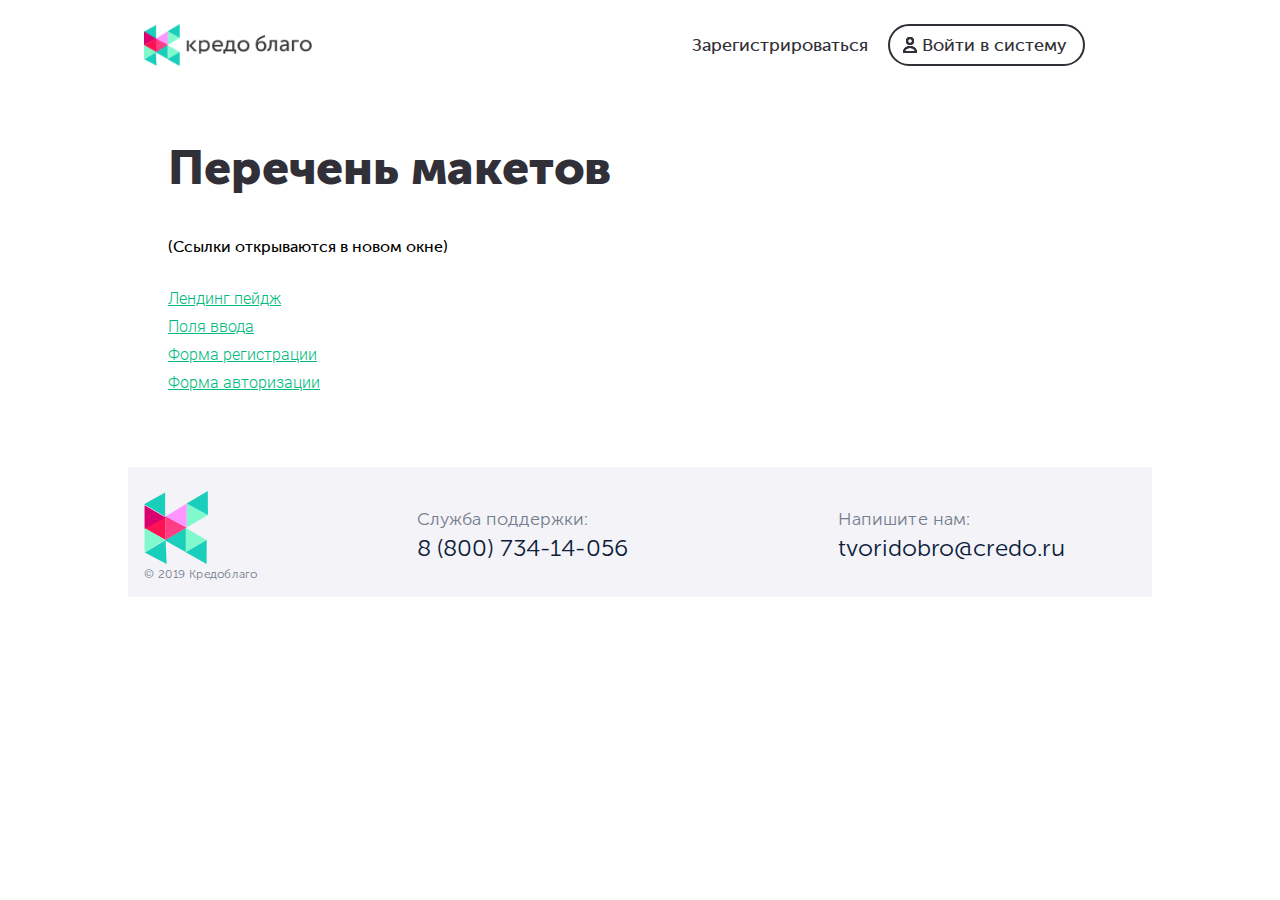
<file: docs/index.html>
<!DOCTYPE html>
<html>
    <head>
        <title>
            Кредо Благо Login
        </title>
        <link href="css/form.min.css" rel="stylesheet" type="text/css"/>
        <link href="css/ui-kit_theme.min.css" rel="stylesheet" type="text/css"/>
        <link href="css/ui-kit.min.css" rel="stylesheet" type="text/css"/>
        <link href="favicon.ico" rel="icon" type="image/x-icon"/>
        <meta charset="utf-8"/>
        <meta content="no-cache" http-equiv="Cache-Control"/>
        <meta content="width=device-width, initial-scale=1, maximum-scale=1, user-scalable=no" name="viewport"/>
    </head>
    <body>
        <div class="container">
            <nav class="c-topnav">
                <div class="c-topnav__col">
                    <img alt="Кредо благо" class="c-topnav__logo" src="img/group-6@2x.png"/>
                </div>
                <div class="c-topnav__col">
                    <a class="c-topnav__menu-switch" href="#">
                        ☰
                    </a>
                    <div class="c-topnav__menu">
                        <a class="c-topnav__link c-topnav__link-signup" href="#signup">
                            Зарегистрироваться
                        </a>
                        <a class="c-topnav__link c-topnav__link-login" href="#login">
                            Войти в систему
                        </a>
                    </div>
                </div>
            </nav>
            <section class="section">
                <h1 class="section-title">
                    Перечень макетов
                </h1>
                <p>
                    (Ссылки открываются в новом окне)
                </p>
                <ul class="showcase">
                    <li>
                        <a href="./landing.html" target="_blank">
                            Лендинг пейдж
                        </a>
                    </li>
                    <li>
                        <a href="./ui-kit.html" target="_blank">
                            Поля ввода
                        </a>
                    </li>
                    <li>
                        <a href="./registration-form.html" target="_blank">
                            Форма регистрации
                        </a>
                    </li>
                    <li>
                        <a href="./login-form.html" target="_blank">
                            Форма авторизации
                        </a>
                    </li>
                </ul>
            </section>
            <footer class="c-footer">
                <div class="container">
                    <ul class="c-footer__items">
                        <li class="c-footer__item">
                            <p class="c-footer__text">
                                Служба поддержки:
                            </p>
                            <a href="tel:880073414056">
                                8 (800) 734-14-056
                            </a>
                        </li>
                        <li class="c-footer__item">
                            <p class="c-footer__text">
                                Напишите нам:
                            </p>
                            <a href="mailto:tvoridobro@credo.ru">
                                tvoridobro@credo.ru
                            </a>
                        </li>
                        <li class="c-footer__item">
                            <img src="img/group-7.svg"/>
                            <p class="c-footer__copy">
                                © 2019 Кредоблаго
                            </p>
                        </li>
                    </ul>
                </div>
            </footer>
        </div>
    </body>
    <style type="text/css">
        .showcase {
            margin-top:36px;
        }
        .showcase li {
            display: block;
            font-family: Roboto;
            font-size: 16px;
            font-weight: 300;
            margin-top:12px;
            margin-bottom:12px;
        }    
        .showcase li a {
            color:#00BA7C;;

        }
    </style>
    
</html>
</file>
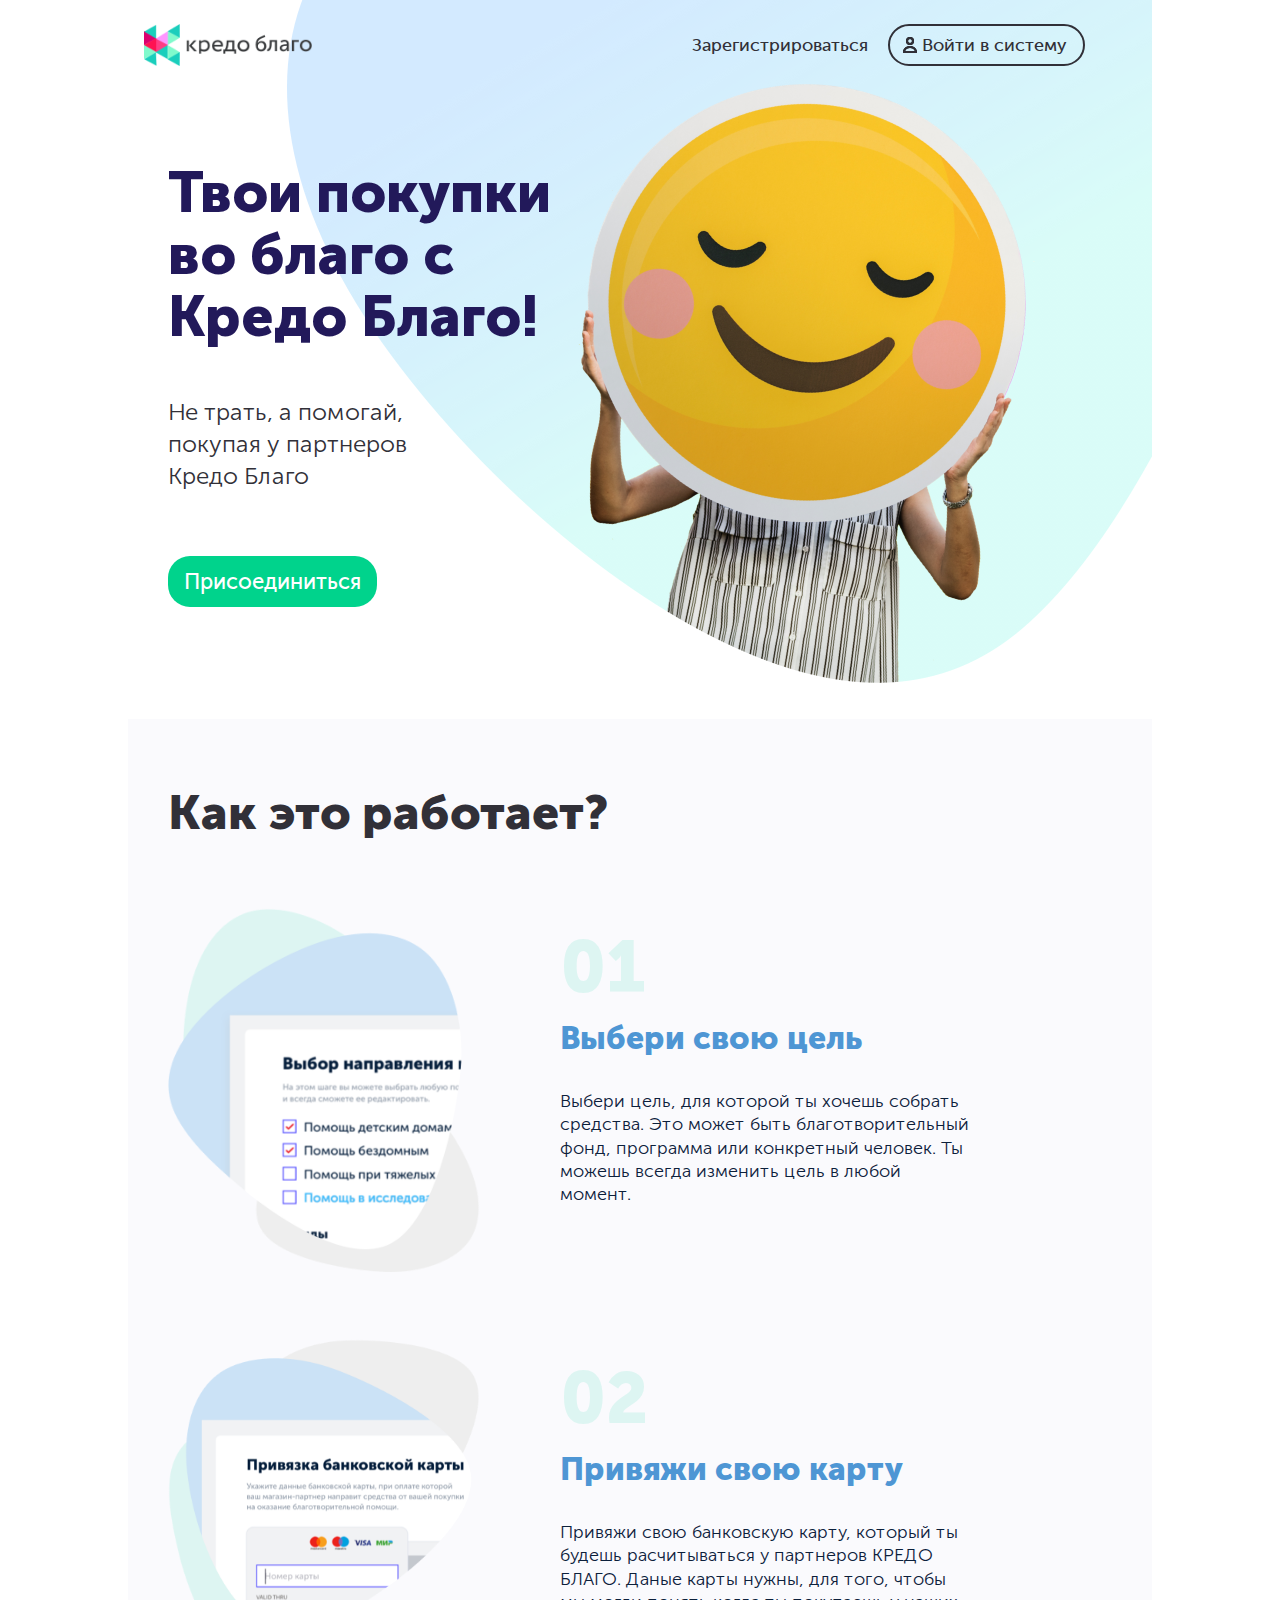
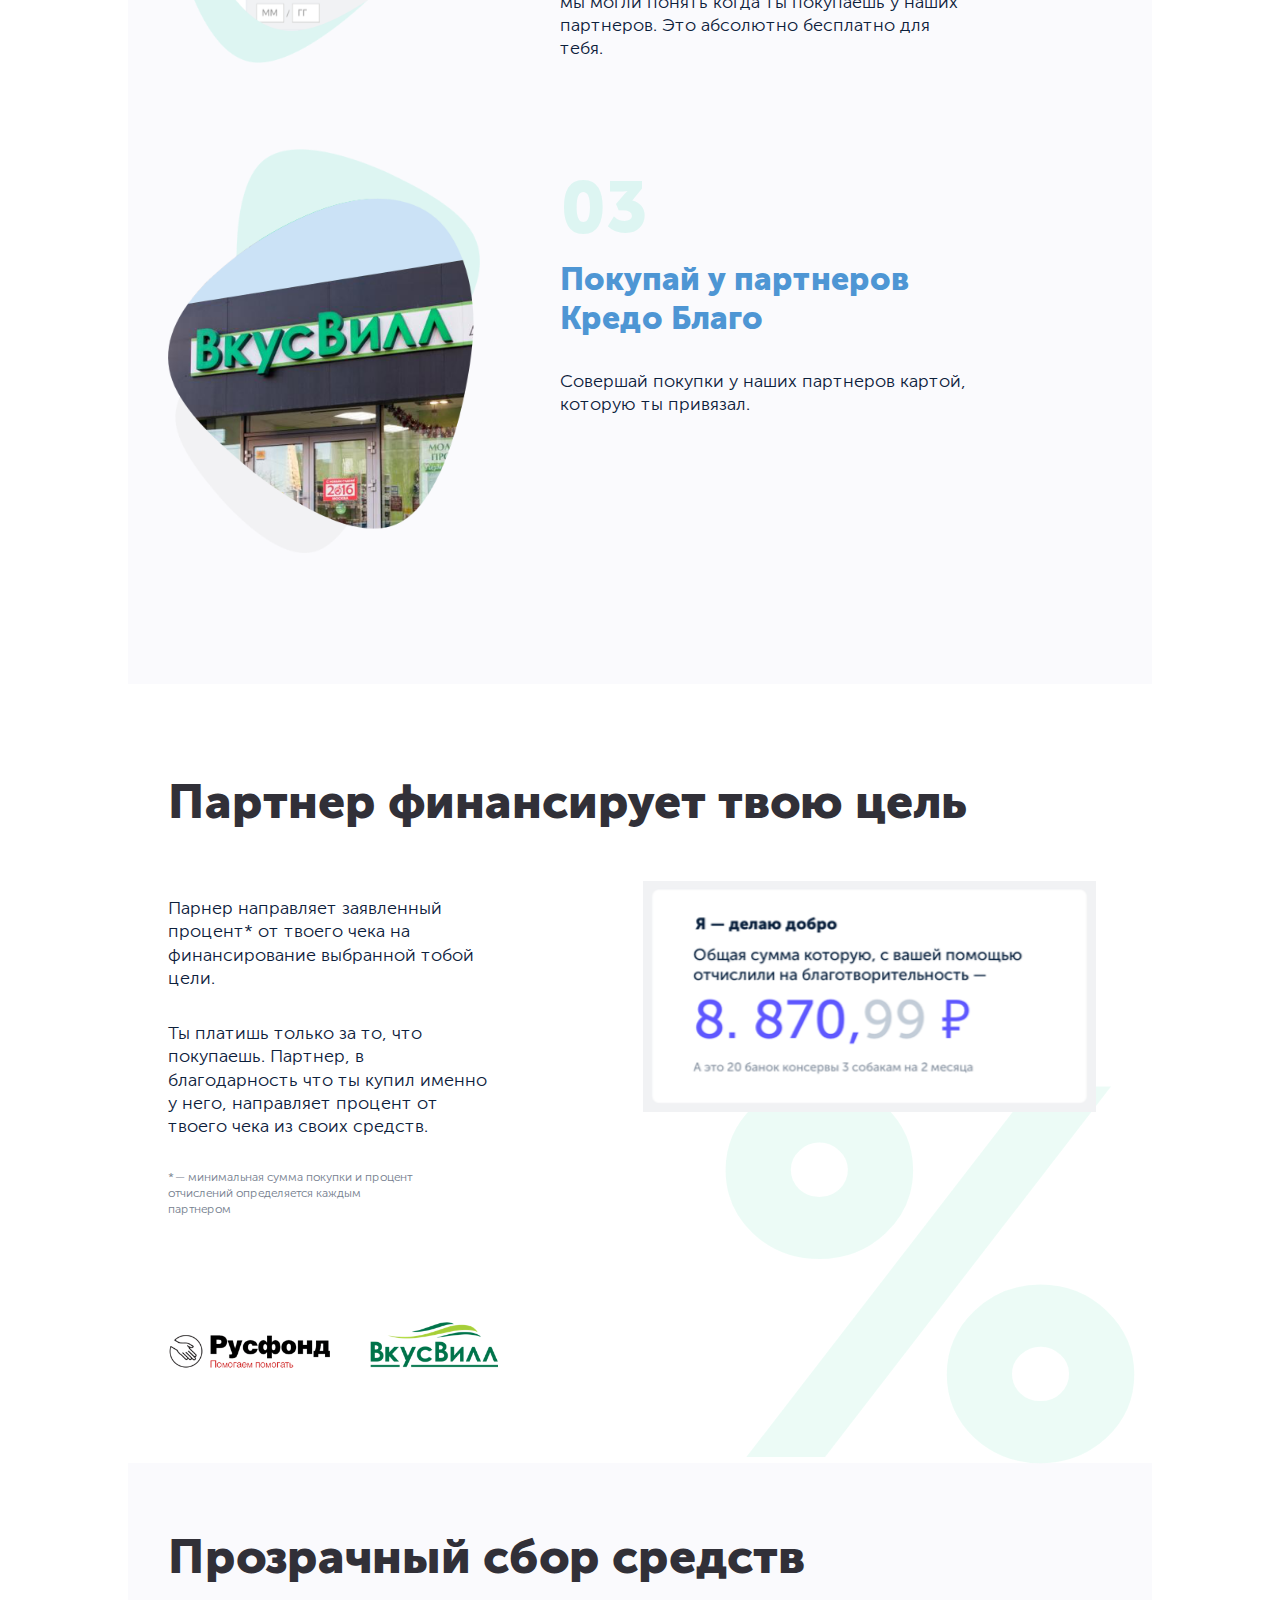
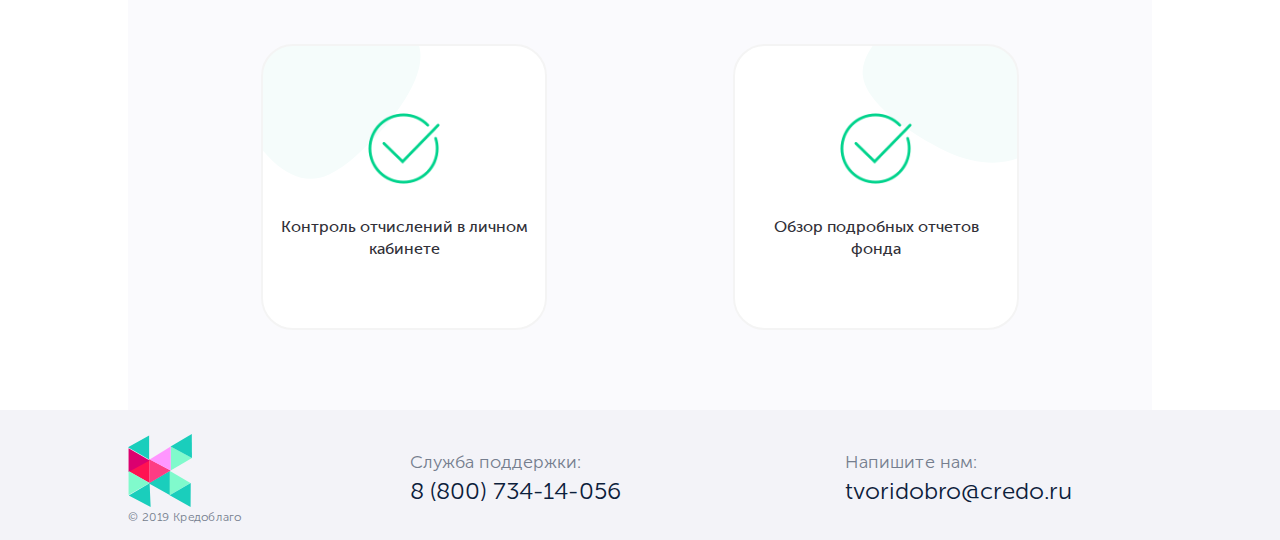
<file: docs/landing.html>
<!DOCTYPE html>
<html>
    <head>
        <title>
            Кредо Благо
        </title>
        <link href="css/style.min.css" rel="stylesheet" type="text/css" />
        <link href="favicon.ico" rel="icon" type="image/x-icon"/>
        <meta charset="utf-8"/>
        <meta content="no-cache" http-equiv="Cache-Control"/>
        <meta content="width=device-width, initial-scale=1, maximum-scale=1, user-scalable=no" name="viewport"/>
    </head>
    <body>
        <div class="container c-hero-bg">
            <nav class="c-topnav">
                <div class="c-topnav__col">
                    <img alt="Кредо благо" class="c-topnav__logo" src="img/group-6@2x.png"/>
                </div>
                <div class="c-topnav__col">
                    <a class="c-topnav__menu-switch" href="#">
                        ☰
                    </a>
                    <div class="c-topnav__menu">
                        <a class="c-topnav__link c-topnav__link-signup" href="#signup">
                            Зарегистрироваться
                        </a>
                        <a class="c-topnav__link c-topnav__link-login" href="#login">
                            Войти в систему
                        </a>
                    </div>
                </div>
            </nav>
            <section class="c-hero section">
                <div class="c-hero__col">
                    <h1 class="c-hero__title">
                        Твои покупки во благо с Кредо Благо!
                    </h1>
                    <p class="c-hero__slogan">
                        Не трать, а помогай, покупая у партнеров Кредо Благо
                    </p>
                    <a class="c-hero__button" href="#register">
                        Присоединиться
                    </a>
                </div>
            </section>
        </div>
        <div class="container">
            <section class="c-steps section">
                <h3 class="section-title">
                    Как это работает?
                </h3>
                <div class="c-steps__step">
                    <div class="c-steps__col">
                        <img src="img/group-3-copy@2x.png">
                        </img>
                    </div>
                    <div class="c-steps__col">
                        <div class="c-steps__number">
                            01
                        </div>
                        <h5 class="c-steps__step-title">
                            Выбери свою цель
                        </h5>
                        <p class="c-steps__text">
                            Выбери цель, для которой ты хочешь собрать средства. Это может быть благотворительный фонд, 
						программа или конкретный человек.
						Ты можешь всегда изменить цель 
						в любой момент.
                        </p>
                    </div>
                </div>
                <div class="c-steps__step">
                    <div class="c-steps__col">
                        <img src="img/group-5-copy@2x.png">
                        </img>
                    </div>
                    <div class="c-steps__col">
                        <div class="c-steps__number">
                            02
                        </div>
                        <h5 class="c-steps__step-title">
                            Привяжи свою карту
                        </h5>
                        <p class="c-steps__text">
                            Привяжи свою банковскую карту, который ты будешь расчитываться 
						у партнеров КРЕДО БЛАГО. Даные карты нужны, для того, чтобы мы могли понять когда ты покупаешь 
						у наших партнеров. Это абсолютно бесплатно для тебя.
                        </p>
                    </div>
                </div>
                <div class="c-steps__step">
                    <div class="c-steps__col">
                        <img src="img/group-2-copy@2x.png">
                        </img>
                    </div>
                    <div class="c-steps__col">
                        <div class="c-steps__number">
                            03
                        </div>
                        <h5 class="c-steps__step-title">
                            Покупай у партнеров Кредо Благо
                        </h5>
                        <p class="c-steps__text">
                            Совершай покупки у наших партнеров картой, которую 
						ты привязал.
                        </p>
                    </div>
                </div>
            </section>
            <section class="c-finance section">
                <h3 class="section-title">
                    Партнер финансирует твою цель
                </h3>
                <div class="c-finance__box">
                    <div class="c-finance__col">
                        <img src="img/group-13-copy-2@2x.png">
                        </img>
                    </div>
                    <div class="c-finance__col">
                        <p class="c-finance__text">
                            Парнер направляет заявленный процент* от твоего чека на финансирование выбранной тобой цели.
                        </p>
                        <p class="c-finance__text">
                            Ты платишь только за то, что покупаешь. Партнер, в благодарность что ты купил именно у него, направляет процент 
						от твоего чека из своих средств.
                        </p>
                        <p class="c-finance__hint">
                            *— минимальная сумма покупки и процент отчислений определяется каждым партнером
                        </p>
                        <img src="img/group-3@2x.png">
                        </img>
                    </div>
                </div>
            </section>
            <section class="c-benefits section">
                <h3 class="section-title">
                    Прозрачный сбор средств
                </h3>
                <ul class="c-benefits__list">
                    <li class="c-benefits__item">
                        <img src="img/group-6-copy-2@2x.png">
                            <p class="c-benefits__text">
                                Контроль отчислений в личном кабинете
                            </p>
                        </img>
                    </li>
                    <li class="c-benefits__item">
                        <img src="img/group-6-copy-2@2x.png">
                            <p class="c-benefits__text">
                                Обзор подробных отчетов фонда
                            </p>
                        </img>
                    </li>
                </ul>
            </section>
        </div>
        <footer class="c-footer">
            <div class="container">
                <ul class="c-footer__items">
                    <li class="c-footer__item">
                        <p class="c-footer__text">
                            Служба поддержки:
                        </p>
                        <a href="tel:880073414056">
                            8 (800) 734-14-056
                        </a>
                    </li>
                    <li class="c-footer__item">
                        <p class="c-footer__text">
                            Напишите нам:
                        </p>
                        <a href="mailto:tvoridobro@credo.ru">
                            tvoridobro@credo.ru
                        </a>
                    </li>
                    <li class="c-footer__item">
                        <img src="img/group-7.svg"/>
                        <p class="c-footer__copy">
                            © 2019 Кредоблаго
                        </p>
                    </li>
                </ul>
            </div>
        </footer>
    </body>
</html>
</file>
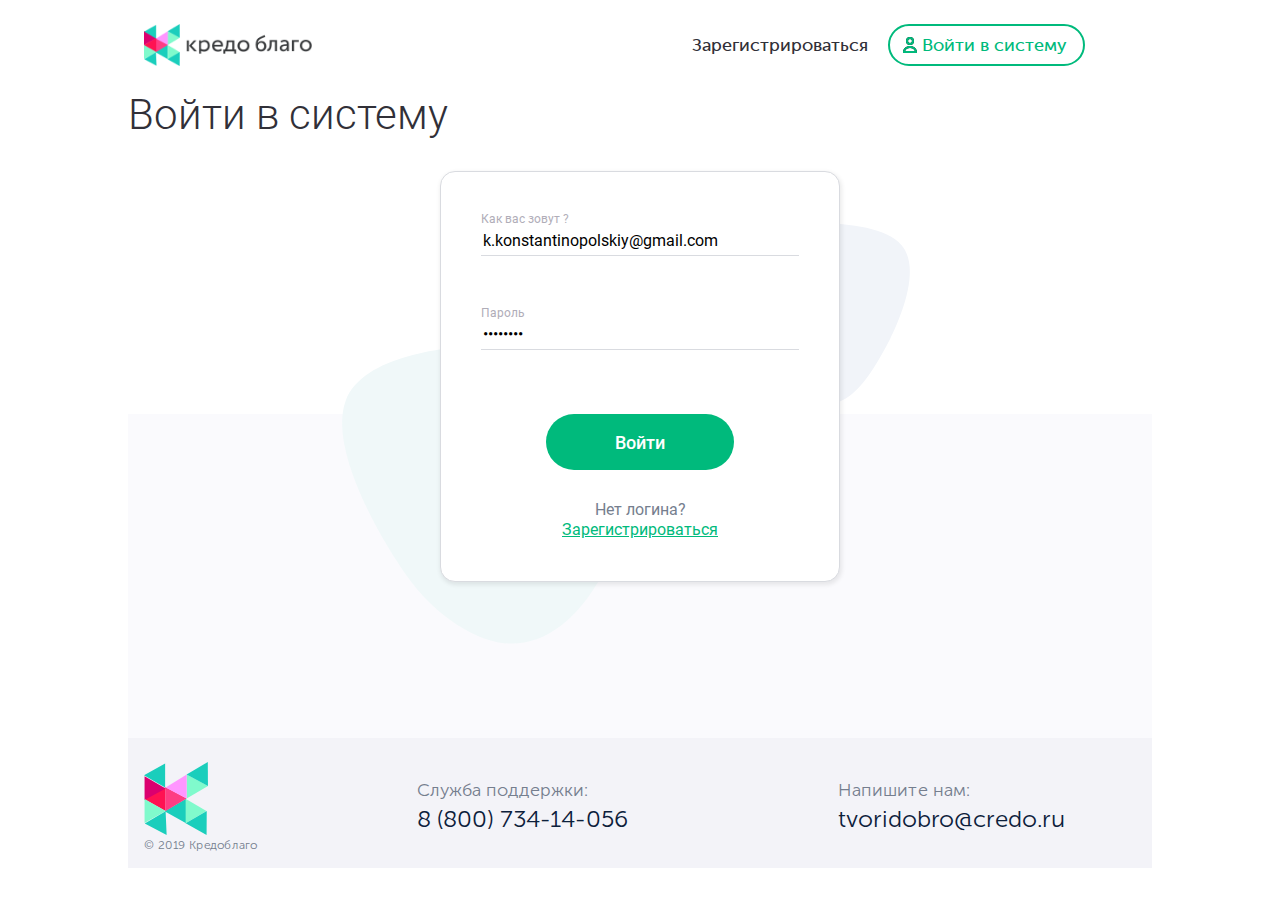
<file: docs/login-form.html>
<!DOCTYPE html>
<html>
    <head>
        <title>
            Кредо Благо Login
        </title>
        <link href="css/form.min.css" rel="stylesheet" type="text/css"/>
        <link href="css/ui-kit_theme.min.css" rel="stylesheet" type="text/css"/>
        <link href="css/ui-kit.min.css" rel="stylesheet" type="text/css"/>
        <link href="favicon.ico" rel="icon" type="image/x-icon"/>
        <meta charset="utf-8"/>
        <meta content="no-cache" http-equiv="Cache-Control"/>
        <meta content="width=device-width, initial-scale=1, maximum-scale=1, user-scalable=no" name="viewport"/>
    </head>
    <body>
        <div class="container">
            <nav class="c-topnav">
                <div class="c-topnav__col">
                    <img alt="Кредо благо" class="c-topnav__logo" src="img/group-6@2x.png"/>
                </div>
                <div class="c-topnav__col">
                    <a class="c-topnav__menu-switch" href="#">
                        ☰
                    </a>
                    <div class="c-topnav__menu">
                        <a class="c-topnav__link c-topnav__link-signup" href="#signup">
                            Зарегистрироваться
                        </a>
                        <a class="c-topnav__link c-topnav__link-login c-topnav__link-login--active" href="#login">
                            Войти в систему
                        </a>
                    </div>
                </div>
            </nav>
            <section class="form__section">
                <h1 class="form__title">
                    Войти в систему
                </h1>
                <form class="form">
                    <div class="input-group">
                        <input class="input-text" placeholder="Как Вас зовут?" value="k.konstantinopolskiy@gmail.com"/>
                        <p class="input-mask">
                            Как вас зовут ?
                        </p>
                    </div>
                    <div class="input-group">
                        <input class="input-text" placeholder="Как Вас зовут?" value="12345678" type="password"/>
                        <p class="input-mask">
                            Пароль
                        </p>
                    </div>
                    <button class="form__btn-big">Войти</button>
                    <p class="form__hint form__p">Нет логина?</p>
                    <a class="form__link form__p" href="#">Зарегистрироваться</a>
                </form>
            </section>
            <footer class="c-footer">
                <div class="container">
                    <ul class="c-footer__items">
                        <li class="c-footer__item">
                            <p class="c-footer__text">
                                Служба поддержки:
                            </p>
                            <a href="tel:880073414056">
                                8 (800) 734-14-056
                            </a>
                        </li>
                        <li class="c-footer__item">
                            <p class="c-footer__text">
                                Напишите нам:
                            </p>
                            <a href="mailto:tvoridobro@credo.ru">
                                tvoridobro@credo.ru
                            </a>
                        </li>
                        <li class="c-footer__item">
                            <img src="img/group-7.svg"/>
                            <p class="c-footer__copy">
                                © 2019 Кредоблаго
                            </p>
                        </li>
                    </ul>
                </div>
            </footer>
        </div>
    </body>
</html>
</file>
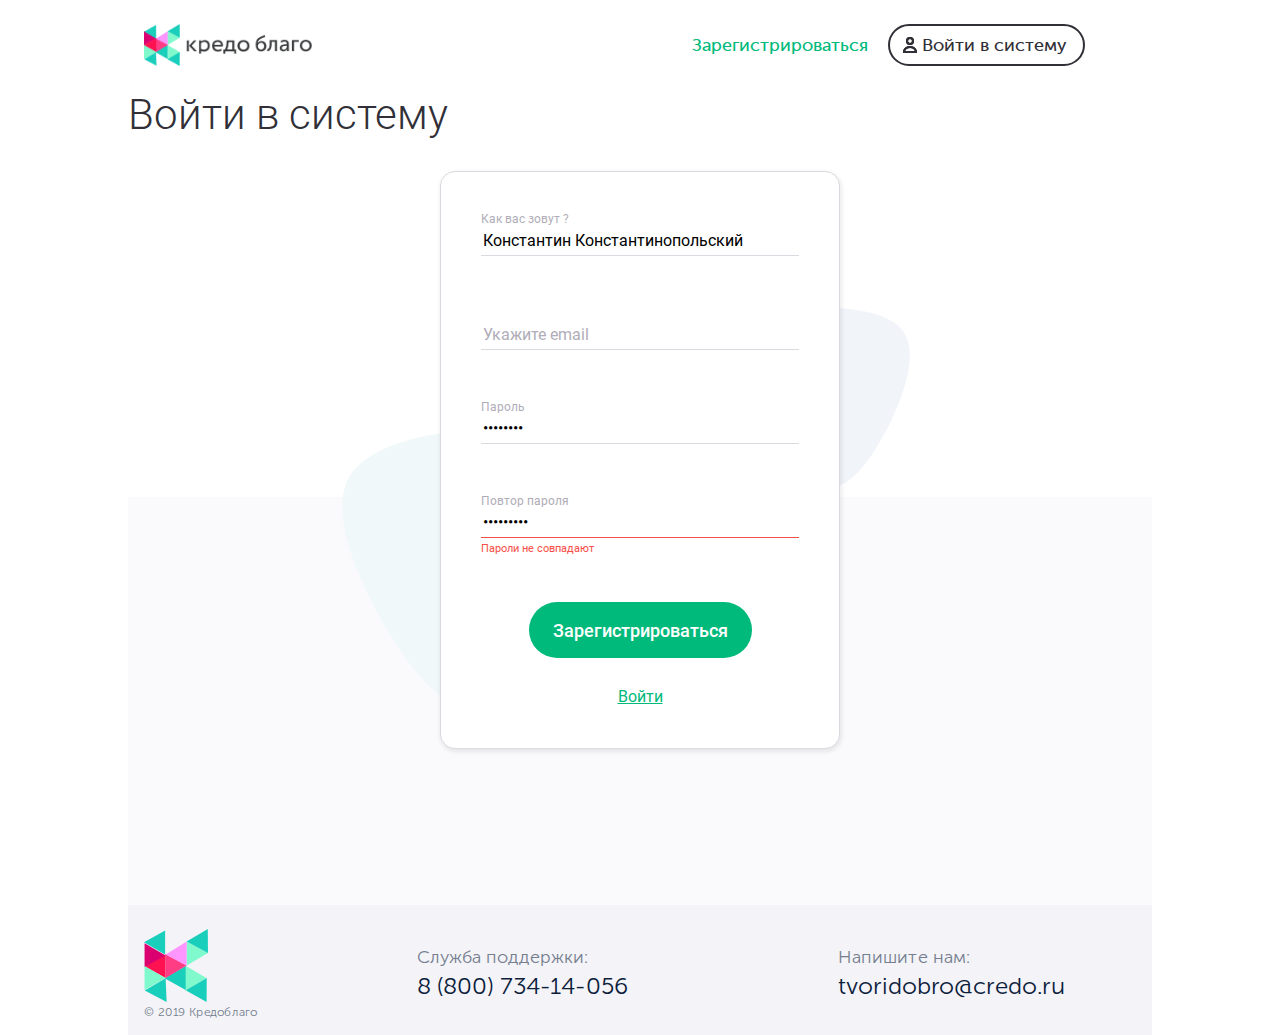
<file: docs/registration-form.html>
<!DOCTYPE html>
<html>
    <head>
        <title>
            Кредо Благо Registration
        </title>
        <link href="css/form.min.css" rel="stylesheet" type="text/css"/>
        <link href="css/ui-kit_theme.min.css" rel="stylesheet" type="text/css"/>
        <link href="css/ui-kit.min.css" rel="stylesheet" type="text/css"/>
        <link href="favicon.ico" rel="icon" type="image/x-icon"/>
        <meta charset="utf-8"/>
        <meta content="no-cache" http-equiv="Cache-Control"/>
        <meta content="width=device-width, initial-scale=1, maximum-scale=1, user-scalable=no" name="viewport"/>
    </head>
    <body>
        <div class="container">
            <nav class="c-topnav">
                <div class="c-topnav__col">
                    <img alt="Кредо благо" class="c-topnav__logo" src="img/group-6@2x.png"/>
                </div>
                <div class="c-topnav__col">
                    <a class="c-topnav__menu-switch" href="#">
                        ☰
                    </a>
                    <div class="c-topnav__menu">
                        <a class="c-topnav__link c-topnav__link-signup c-topnav__link--active" href="#signup">
                            Зарегистрироваться
                        </a>
                        <a class="c-topnav__link c-topnav__link-login" href="#login">
                            Войти в систему
                        </a>
                    </div>
                </div>
            </nav>
            <section class="form__section">
                <h1 class="form__title">
                    Войти в систему
                </h1>
                <form class="form">
                    <div class="input-group">
                        <input class="input-text input-text-s" placeholder="Введите имя" value="Константин Константинопольский"/>
                        <p class="input-mask">
                            Как вас зовут ?
                        </p>
                    </div>
                    <div class="input-group">
                        <input class="input-text input-text-s" placeholder="Укажите email"/>
                        <p class="input-mask">
                            Email
                        </p>
                    </div>
                    <div class="input-group">
                        <input class="input-text input-text-s" placeholder="Пароль" type="password" value="12345678"/>
                        <p class="input-mask">
                            Пароль
                        </p>
                    </div>
                    <div class="input-group">
                        <input class="input-text input-text-s input-text--error" placeholder="Повтор пароля" type="password" value="123456789"/>
                        <p class="input-mask">
                            Повтор пароля
                        </p>
                        <p class="input-clarification">
                            Пароли не совпадают
                        </p>
                    </div>
                    <button class="form__btn-big">
                        Зарегистрироваться
                    </button>
                    <a class="form__link form__p" href="#">
                        Войти
                    </a>
                </form>
            </section>
            <footer class="c-footer">
                <div class="container">
                    <ul class="c-footer__items">
                        <li class="c-footer__item">
                            <p class="c-footer__text">
                                Служба поддержки:
                            </p>
                            <a href="tel:880073414056">
                                8 (800) 734-14-056
                            </a>
                        </li>
                        <li class="c-footer__item">
                            <p class="c-footer__text">
                                Напишите нам:
                            </p>
                            <a href="mailto:tvoridobro@credo.ru">
                                tvoridobro@credo.ru
                            </a>
                        </li>
                        <li class="c-footer__item">
                            <img src="img/group-7.svg"/>
                            <p class="c-footer__copy">
                                © 2019 Кредоблаго
                            </p>
                        </li>
                    </ul>
                </div>
            </footer>
        </div>
    </body>
</html>
</file>
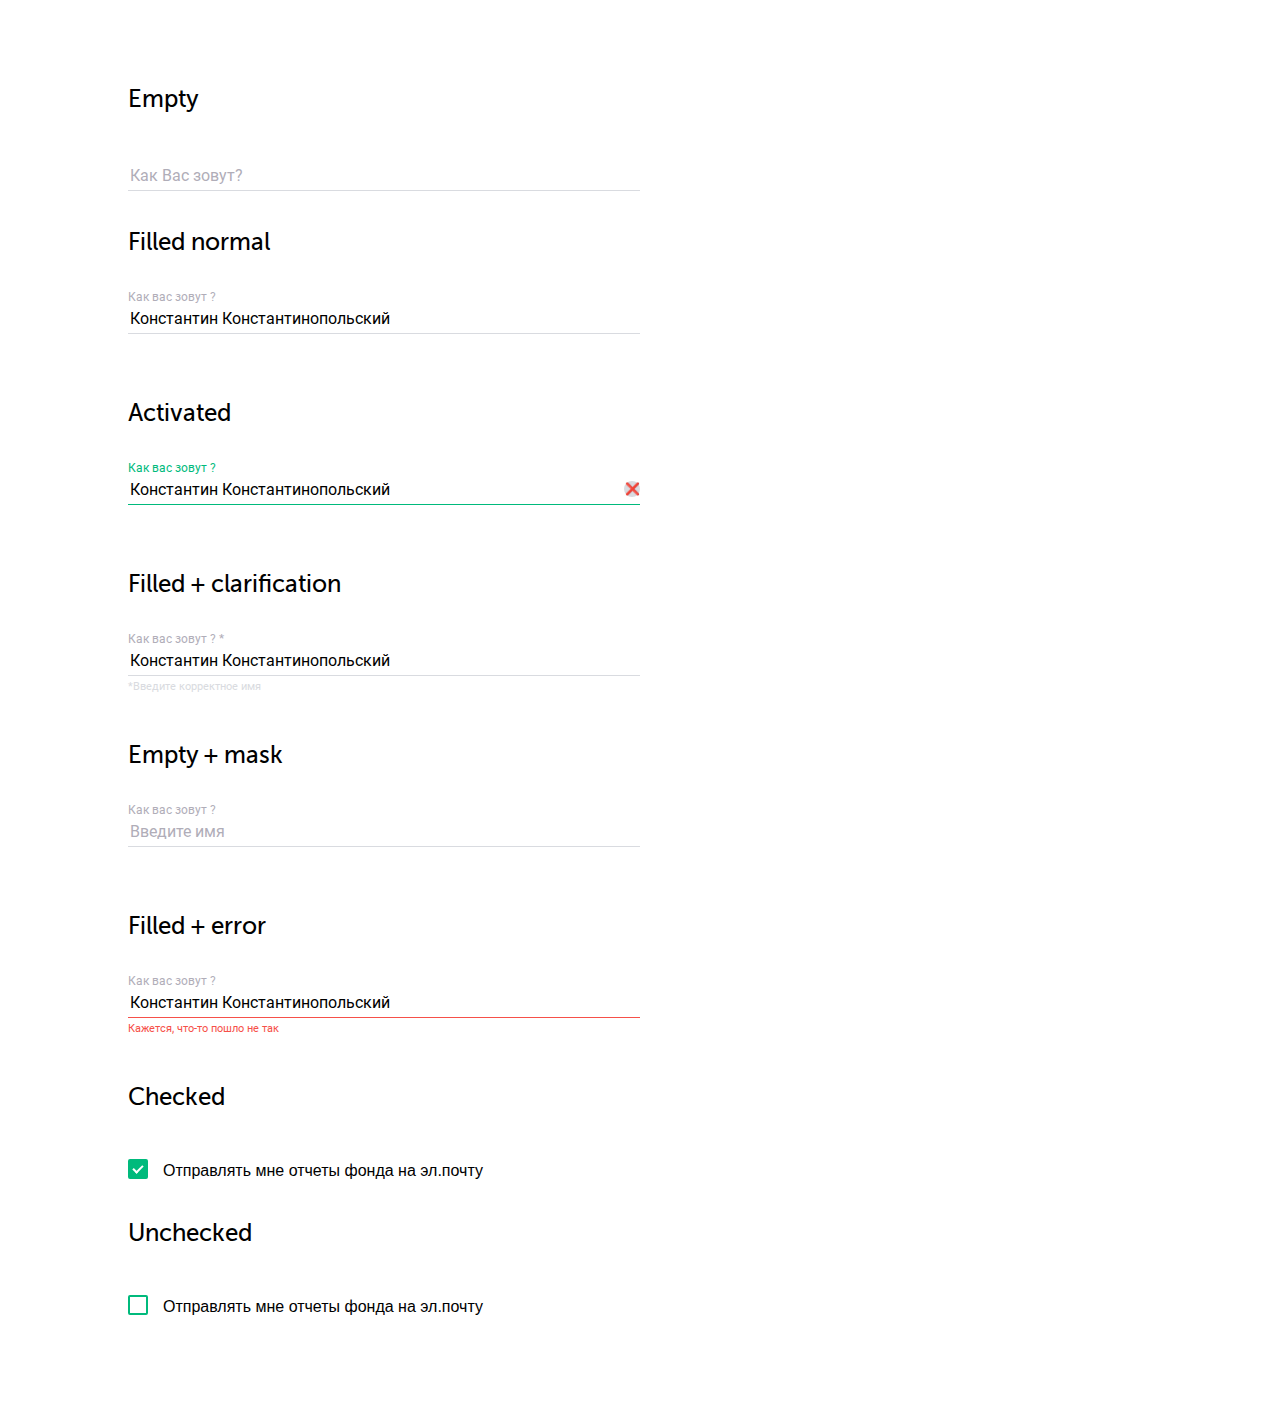
<file: docs/ui-kit.html>
<!DOCTYPE html>
<html>
    <head>
        <title>
            Кредо Благо UI-kit
        </title>
        <link href="css/ui-kit.min.css" rel="stylesheet" type="text/css"/>
        <link href="css/ui-kit_theme.min.css" rel="stylesheet" type="text/css"/>
        <link href="favicon.ico" rel="icon" type="image/x-icon"/>
        <meta charset="utf-8"/>
        <meta content="no-cache" http-equiv="Cache-Control"/>
        <meta content="width=device-width, initial-scale=1, maximum-scale=1, user-scalable=no" name="viewport"/>
    </head>
    <body>
        <div class="container">
            <div class="col">
                <div class="input-group">
                    <label class="input-label">Empty</label>
                    <input class="input-text" placeholder="Как Вас зовут?" />
                </div>
                
                <div class="input-group">
                    <label class="input-label">Filled normal</label>
                    <input class="input-text" placeholder="Как Вас зовут?" value="Константин Константинопольский" />
                    <p class="input-mask">
                        Как вас зовут ?
                    </p>
                </div>

                <div class="input-group">
                    <label class="input-label">Activated</label>
                    <input class="input-text input-text--activated" placeholder="Как Вас зовут?" value="Константин Константинопольский" />
                    <div class="input-clear">❌</div>
                    <p class="input-mask">
                        Как вас зовут ?
                    </p>

                </div>

                <div class="input-group">
                    <label class="input-label">Filled + clarification</label>
                    <input class="input-text" placeholder="Как Вас зовут?" value="Константин Константинопольский" />
                    <div class="input-clear">❌</div>
                    <p class="input-mask">
                        Как вас зовут ? * 
                    </p>
                    <p class="input-clarification">
                        *Введите корректное имя
                    </p>  
                </div>

                <div class="input-group">
                    <label class="input-label">Empty + mask</label>
                    <input class="input-text" placeholder="Введите имя" />
                    <p class="input-mask">
                        Как вас зовут ? 
                    </p>
                    
                </div>


                <div class="input-group">
                    <label class="input-label">Filled + error</label>
                    <input class="input-text input-text--error" placeholder="Введите имя" value="Константин Константинопольский" />
                    <p class="input-mask">
                        Как вас зовут ? 
                    </p>
                    <p class="input-clarification">
                        Кажется, что-то пошло не так
                    </p>  
                </div>

                <div class="input-group">
                    <label class="input-label">Checked</label>
                    <label class="input-check-label">Отправлять мне отчеты фонда на эл.почту
                      <input class="input-check" type="checkbox" checked="checked" />
                      <span class="input-check-mark"></span>
                    </label>
                </div>

                 <div class="input-group">
                    <label class="input-label">Unchecked</label>
                    <label class="input-check-label">Отправлять мне отчеты фонда на эл.почту
                      <input class="input-check" type="checkbox" />
                      <span class="input-check-mark"></span>
                    </label>
                </div>

            </div>
        </div>
    </body>
        
</html>
</file>
<file: docs/css/form.min.css>
.form{width:100%;display:block;position:relative;-webkit-box-sizing:border-box;box-sizing:border-box;margin:0 auto;padding:40px;border-radius:15px;-webkit-box-shadow:1px 2px 4px 1px rgba(0,0,0,.08);box-shadow:1px 2px 4px 1px rgba(0,0,0,.08);background-color:#fff;border:1px solid #d9dbe0;margin-bottom:16px;margin-top:16px;z-index:4}@media (min-width:768px){.form{width:400px}}.form__section{background:-webkit-gradient(linear,left top,left bottom,from(#fff),color-stop(50%,#fff),color-stop(50%,#fafafd),to(#fafafd));background:linear-gradient(to bottom,#fff 0,#fff 50%,#fafafd 50%,#fafafd 100%);padding-bottom:140px;position:relative}.form__section:after{position:absolute;display:block;content:'';z-index:0;width:200px;height:200px;top:calc(50% - 200px);left:calc(50% + 70px);background-image:url("data:image/svg+xml,%3Csvg xmlns='http://www.w3.org/2000/svg' width='206' height='188' viewBox='0 0 206 188'%3E%3Cpath fill='%23F1F4F9' fill-rule='evenodd' d='M185.492 119.781c-11.093 21.07-22.9 42.682-38.919 56.388-16.019 13.707-35.664 14.923-59.43 3.018-23.21-11.482-50.538-36.088-69.065-64.266C-.667 86.175-3.685 59.725 6.728 40.851 17.14 21.98 45.376 6.098 78.528 2.362c33.15-3.736 98.224-3.525 118.803 20.738 20.578 24.263-1.303 75.19-11.84 96.682z'/%3E%3C/svg%3E%0A");background-size:100% 100%;background-repeat:no-repeat;background-position:0 0}.form__section:before{position:absolute;display:block;content:'';z-index:0;width:300px;height:300px;top:calc(50% - 70px);left:calc(50% - 300px);background-image:url("data:image/svg+xml,%3Csvg xmlns='http://www.w3.org/2000/svg' width='273' height='276' viewBox='0 0 273 276'%3E%3Cpath fill='%23F0F8F9' fill-rule='evenodd' d='M131.132 1.006c33.609-.642 68.382-.77 96.296 9.687 27.918 10.458 42.925 33.902 44.582 71.371 1.795 36.495-9.76 87.015-31.774 129.093-22.564 42.735-53.11 64.476-83.544 64.462-30.434-.014-69.432-24.084-96.832-62.499C32.461 174.705-12.017 94.163 3.758 52.215 19.533 10.268 97.382 2.625 131.132 1.006z'/%3E%3C/svg%3E%0A");background-size:100% 100%;background-repeat:no-repeat;background-position:0 0}.form__title{font-family:Roboto;font-size:28px;font-weight:300;font-style:normal;font-stretch:normal;line-height:normal;letter-spacing:normal;color:#313038;text-align:left;margin-bottom:32px;margin-top:16px}@media (min-width:768px){.form__title{font-size:42px}}.form__btn-big{display:block;background-color:#00ba7c;font-family:Roboto;font-size:18px;font-weight:500;font-style:normal;font-stretch:normal;line-height:normal;letter-spacing:normal;text-align:center;color:#fff;-webkit-transition-property:background-color;transition-property:background-color;-webkit-transition-duration:.5s;transition-duration:.5s;padding:16px 24px;border-radius:28px;height:56px;min-width:188px;-webkit-box-sizing:border-box;box-sizing:border-box;margin-bottom:30px;margin-top:12px;margin-left:auto;margin-right:auto;outline:0;-webkit-box-shadow:none;box-shadow:none;border:none}.form__btn-big:hover{background-color:#00d48d;-webkit-transition-property:background-color;transition-property:background-color;-webkit-transition-duration:.5s;transition-duration:.5s}.form__btn-big:active{background-color:#00875a;-webkit-transition-property:background-color;transition-property:background-color;-webkit-transition-duration:.5s;transition-duration:.5s}.form__p{display:block;text-align:center;text-align:center;margin:2px auto;font-size:16px}.form__hint{font-family:Roboto;font-weight:400;font-style:normal;font-stretch:normal;line-height:normal;letter-spacing:normal;color:#757e8e}.form__link{font-family:Roboto;font-size:16px;font-weight:400;font-style:normal;font-stretch:normal;line-height:1.13;letter-spacing:normal;color:#00ba7c}
</file>
<file: docs/css/ui-kit_theme.min.css>
@font-face{font-family:MuseoSansCyrl;src:local('./font'),local('./font/MuseoSansCyrl-500'),url(font/Museosanscyrl500.woff2) format('woff2'),url(font/Museosanscyrl500.woff) format('woff'),url(font/Museosanscyrl500.ttf) format('truetype');font-weight:500;font-style:normal}@font-face{font-family:MuseoSansCyrl;src:local('./font'),url(font/MuseoSansCyrl-900.eot) format('eot'),url(font/MuseoSansCyrl-900.woff) format('woff'),url(font/MuseoSansCyrl-900.ttf) format('truetype');font-weight:900;font-style:normal}@font-face{font-family:MuseoSansCyrl;src:local('./font'),url(font/MuseoSansCyrl-300.eot) format('eot'),url(font/MuseoSansCyrl-300.woff) format('woff'),url(font/MuseoSansCyrl-300.ttf) format('truetype');font-weight:300;font-style:normal}@font-face{font-family:Roboto;src:url(font/Roboto-Regular.eot);src:local('./font/'),url(font/Roboto-Regular.eot?#iefix) format('embedded-opentype'),url(font/Roboto-Regular.woff) format('woff'),url(font/Roboto-Regular.ttf) format('truetype');font-weight:400;font-style:normal}@font-face{font-family:Roboto;src:url(font/Roboto-Light.eot);src:local('./font/'),url(font/Roboto-Light.eot?#iefix) format('embedded-opentype'),url(font/Roboto-Light.woff) format('woff'),url(font/Roboto-Light.ttf) format('truetype');font-weight:300;font-style:normal}@font-face{font-family:Roboto;src:url(font/Roboto-Medium.eot);src:local('./font/'),url(font/Roboto-Medium.eot?#iefix) format('embedded-opentype'),url(font/Roboto-Medium.woff) format('woff'),url(font/Roboto-Medium.ttf) format('truetype');font-weight:500;font-style:normal}a,abbr,acronym,address,applet,article,aside,audio,b,big,blockquote,body,canvas,caption,center,cite,code,dd,del,details,dfn,div,dl,dt,em,embed,fieldset,figcaption,figure,footer,form,h1,h2,h3,h4,h5,h6,header,hgroup,html,i,iframe,img,ins,kbd,label,legend,li,mark,menu,nav,object,ol,output,p,pre,q,ruby,s,samp,section,small,span,strike,strong,sub,summary,sup,table,tbody,td,tfoot,th,thead,time,tr,tt,u,ul,var,video{margin:0;padding:0;border:0;font-size:100%;font:inherit;vertical-align:baseline}article,aside,details,figcaption,figure,footer,header,hgroup,menu,nav,section{display:block}body{line-height:1}ol,ul{list-style:none}blockquote,q{quotes:none}blockquote:after,blockquote:before,q:after,q:before{content:'';content:none}table{border-collapse:collapse;border-spacing:0}.container{width:100%;-webkit-box-sizing:border-box;box-sizing:border-box;max-width:1024px;margin:0 auto;box-sizing:border-box}.clear{clear:both}.clear:after{clear:both}body,html{font-family:MuseoSansCyrl,Sans-serif}.section-title{font-family:MuseoSansCyrl;font-size:22px;font-weight:900;font-style:normal;font-stretch:normal;line-height:1.27;letter-spacing:normal;color:#313038;margin-bottom:8px}@media (min-width:576px){.section-title{font-size:48px;margin-bottom:40px}}.section{padding-top:24px;padding-bottom:16px;padding-left:16px;padding-right:16px}@media (min-width:576px){.section{padding-top:64px;padding-bottom:64px;padding-left:40px;padding-right:40px}}.c-topnav{display:-webkit-box;display:-ms-flexbox;display:flex;-webkit-box-orient:horizontal;-webkit-box-direction:normal;-ms-flex-direction:row;flex-direction:row;-webkit-box-align:center;-ms-flex-align:center;align-items:center;padding-left:16px;padding-right:16px;padding-top:16px}.c-topnav__col{position:relative;width:50%}.c-topnav__logo{width:100%;padding-right:32px;display:block;-webkit-box-sizing:border-box;box-sizing:border-box;position:relative;z-index:10}@media (min-width:576px){.c-topnav__logo{width:200px}}.c-topnav__menu{position:fixed;top:0;left:0;width:100%;z-index:-1;text-align:center;padding-top:64px;padding-bottom:32px;opacity:0;display:-webkit-box;display:-ms-flexbox;display:flex;-webkit-box-orient:vertical;-webkit-box-direction:normal;-ms-flex-direction:column;flex-direction:column;background:#fff;-webkit-box-shadow:0 0 10px rgba(0,0,0,.5);box-shadow:0 0 10px rgba(0,0,0,.5);-webkit-transition-property:opacity;transition-property:opacity;-webkit-transition-duration:.5s;transition-duration:.5s}@media (min-width:576px){.c-topnav__menu{padding-top:0;padding-bottom:0;-webkit-box-shadow:none;box-shadow:none;position:relative;display:block;z-index:0;opacity:1;background:0 0}}.c-topnav__menu-switch{text-decoration:none;z-index:10;position:relative;color:#313038;font-size:24px;float:right;display:block}@media (min-width:576px){.c-topnav__menu-switch{display:none}}.c-topnav__menu-switch:focus+.c-topnav__menu{z-index:5;opacity:1;-webkit-transition-property:opacity z-index;transition-property:opacity z-index;-webkit-transition-duration:1s;transition-duration:1s}.c-topnav__menu-switch:active+.c-topnav__menu{z-index:5;opacity:1;-webkit-transition-property:opacity z-index;transition-property:opacity z-index;-webkit-transition-duration:1s;transition-duration:1s}.c-topnav__link{display:inline-block;margin:8px auto;text-decoration:none;font-family:MuseoSansCyrl;font-size:14px;font-weight:500;font-style:normal;font-stretch:normal;line-height:normal;letter-spacing:normal;color:#313038;position:relative}@media (min-width:576px){.c-topnav__link{display:inline-block;margin-left:8px;margin-right:8px;font-size:18px}}.c-topnav__link--active{color:#00ba7c}.c-topnav__link-login{background-position:8px center;background-size:auto calc(100%-8px);background-repeat:no-repeat;border:2px solid #313038;padding:8px 16px 8px 32px;background-image:url("data:image/svg+xml,%3Csvg xmlns='http://www.w3.org/2000/svg' xmlns:xlink='http://www.w3.org/1999/xlink' width='24' height='24' viewBox='0 0 24 24'%3E%3Cdefs%3E%3Cpath id='a' d='M5.097 20A5.2 5.2 0 0 1 5 19c0-3.314 3.134-6 7-6s7 2.686 7 6a5.2 5.2 0 0 1-.097 1H5.097zM12 15c-2.345 0-4.315 1.275-4.874 3h9.748c-.559-1.725-2.529-3-4.874-3zm0-3a4 4 0 1 1 0-8 4 4 0 0 1 0 8zm0-2a2 2 0 1 0 0-4 2 2 0 0 0 0 4z'/%3E%3C/defs%3E%3Cg fill='none' fill-rule='evenodd'%3E%3Cmask id='b' fill='%23fff'%3E%3Cuse xlink:href='%23a'/%3E%3C/mask%3E%3Cuse fill='%23000' fill-rule='nonzero' xlink:href='%23a'/%3E%3Cg fill='%23313038' mask='url(%23b)'%3E%3Cpath d='M0 0h24v24H0z'/%3E%3C/g%3E%3C/g%3E%3C/svg%3E%0A")}@media (min-width:576px){.c-topnav__link-login{border-radius:32px}}.c-topnav__link-login--active{border:2px solid #00ba7c;color:#00ba7c;background-image:url("data:image/svg+xml,%3Csvg xmlns='http://www.w3.org/2000/svg' xmlns:xlink='http://www.w3.org/1999/xlink' width='24' height='24' viewBox='0 0 24 24'%3E%3Cdefs%3E%3Cpath id='a' d='M5.097 20A5.2 5.2 0 0 1 5 19c0-3.314 3.134-6 7-6s7 2.686 7 6a5.2 5.2 0 0 1-.097 1H5.097zM12 15c-2.345 0-4.315 1.275-4.874 3h9.748c-.559-1.725-2.529-3-4.874-3zm0-3a4 4 0 1 1 0-8 4 4 0 0 1 0 8zm0-2a2 2 0 1 0 0-4 2 2 0 0 0 0 4z'/%3E%3C/defs%3E%3Cg fill='none' fill-rule='evenodd'%3E%3Cpath fill='%23FFF' d='M-107-2526h3971v6143H-107z'/%3E%3Cmask id='b' fill='%23fff'%3E%3Cuse xlink:href='%23a'/%3E%3C/mask%3E%3Cuse fill='%23000' fill-rule='nonzero' xlink:href='%23a'/%3E%3Cg fill='%2300ba7c' mask='url(%23b)'%3E%3Cpath d='M0 0h24v24H0z'/%3E%3C/g%3E%3C/g%3E%3C/svg%3E%0A")}.c-footer{background-color:#f3f3f8;padding-left:16px;padding-right:16px;padding-bottom:16px}.c-footer__items{display:-webkit-box;display:-ms-flexbox;display:flex;-webkit-box-orient:vertical;-webkit-box-direction:normal;-ms-flex-direction:column;flex-direction:column}@media (min-width:576px){.c-footer__items{-webkit-box-orient:horizontal;-webkit-box-direction:normal;-ms-flex-direction:row;flex-direction:row;-webkit-box-pack:justify;-ms-flex-pack:justify;justify-content:space-between;-webkit-box-align:center;-ms-flex-align:center;align-items:center}}.c-footer__text{font-family:MuseoSansCyrl;font-size:18px;font-weight:300;font-style:normal;font-stretch:normal;line-height:1.33;letter-spacing:normal;color:#757e8e}.c-footer__copy{font-family:MuseoSansCyrl;font-size:12px;font-weight:300;font-style:normal;font-stretch:normal;line-height:normal;letter-spacing:normal;color:#757e8e}.c-footer__item{margin-top:24px}.c-footer__item a{display:block;text-decoration:none;font-family:MuseoSansCyrl;font-size:24px;font-weight:300;font-style:normal;font-stretch:normal;line-height:1.33;letter-spacing:normal;color:#0c203b}@media (min-width:576px){.c-footer__item:nth-of-type(3){-webkit-box-ordinal-group:0;-ms-flex-order:-1;order:-1;width:15%}}@media (min-width:576px){.c-footer__item:nth-of-type(1){-webkit-box-ordinal-group:3;-ms-flex-order:2;order:2;width:30%}}@media (min-width:576px){.c-footer__item:nth-of-type(2){-webkit-box-ordinal-group:4;-ms-flex-order:3;order:3;width:30%}}.container .col{padding-top:72px;padding-bottom:72px}@media (min-width:768px){.container .col{width:50%}}
</file>
<file: docs/css/ui-kit.min.css>
.input{position:relative}.input-group{position:relative;margin-top:12px;margin-bottom:12px}.input-group:after{display:block;position:relative;clear:both;content:'';margin-bottom:36px}.input-label{display:block;font-family:MuseoSansCyrl;font-size:24px;font-weight:500;font-style:normal;font-stretch:normal;line-height:normal;letter-spacing:normal;color:#000;margin-bottom:48px}.input-clear{position:absolute;right:0;bottom:36px;top:auto;left:auto;display:none;font-size:12px;color:#fff;width:16px;height:16px;line-height:16px;background-color:#d9dbe0;border-radius:100%;text-align:center;cursor:pointer;-webkit-transition-property:background-color;transition-property:background-color;-webkit-transition-duration:.3s;transition-duration:.3s}.input-clear:hover{-webkit-transition-duration:.3s;transition-duration:.3s;background-color:#f65049}.input-mask{font-family:Roboto;font-size:12px;font-weight:400;font-style:normal;font-stretch:normal;line-height:normal;letter-spacing:normal;color:#b0adb8;position:relative;top:-58px}.input-clarification{font-family:Roboto;font-size:11px;font-weight:400;font-style:normal;font-stretch:normal;line-height:normal;letter-spacing:normal;color:#d9dbe0;position:absolute;bottom:11px}.input-text{display:block;-webkit-box-sizing:border-box;box-sizing:border-box;width:100%;height:30px;font-family:Roboto;font-size:16px;font-weight:400;font-style:normal;font-stretch:normal;line-height:normal;letter-spacing:normal;color:#000;margin-top:14px;margin-bottom:14px;outline:0;border-left:none;border-right:none;border-top:none;border-bottom:1px solid #d9dbe0}.input-text::-webkit-input-placeholder{color:#b0adb8;opacity:1}.input-text:-ms-input-placeholder{color:#b0adb8;opacity:1}.input-text::-ms-input-placeholder{color:#b0adb8;opacity:1}.input-text::placeholder{color:#b0adb8;opacity:1}.input-text:-ms-input-placeholder{color:#b0adb8}.input-text:-ms-input-placeholder{color:#b0adb8}.input-text--activated{border-bottom-color:#00ba7c;padding-right:20px}.input-text--activated~.input-mask{color:#00ba7c}.input-text--activated~.input-clear{display:block}.input-text--error{border-bottom-color:#f65049;padding-right:20px}.input-text--error~.input-clarification{display:block;color:#f65049}.input-text-s+.input-mask{opacity:1;-webkit-transition-property:opacity;transition-property:opacity;-webkit-transition-duration:.3s;transition-duration:.3s}.input-text-s:placeholder-shown+.input-mask{opacity:0;-webkit-transition-property:opacity;transition-property:opacity;-webkit-transition-duration:.3s;transition-duration:.3s}.input-check{position:absolute;opacity:0;cursor:pointer;height:0;width:0}.input-check-label{display:block;position:relative;padding-left:35px;cursor:pointer;font-family:Helvetica;font-size:16px;font-weight:400;font-style:normal;font-stretch:normal;line-height:1.44;letter-spacing:normal;-webkit-user-select:none;-moz-user-select:none;-ms-user-select:none;user-select:none}.input-check-label .input-check:checked~.input-check-mark{background-color:#00ba7c;-webkit-transition-property:background-color;transition-property:background-color;-webkit-transition-duration:.2s;transition-duration:.2s}.input-check-label .input-check:checked~.input-check-mark:after{display:block}.input-check-label .input-check-mark:after{left:5px;top:2px;width:4px;height:8px;border:solid #fff;border-width:0 2px 2px 0;-webkit-transform:rotate(45deg);transform:rotate(45deg)}.input-check-mark{position:absolute;top:0;left:0;height:16px;width:16px;border:2px solid #00ba7c;border-radius:2px;background-color:none;-webkit-transition-property:background-color;transition-property:background-color;-webkit-transition-duration:.2s;transition-duration:.2s}.input-check-mark:after{content:"";position:absolute;display:none}
</file>
<file: docs/css/style.min.css>
@font-face{font-family:MuseoSansCyrl;src:local('./font'),local('./font/MuseoSansCyrl-500'),url(font/Museosanscyrl500.woff2) format('woff2'),url(font/Museosanscyrl500.woff) format('woff'),url(font/Museosanscyrl500.ttf) format('truetype');font-weight:500;font-style:normal}@font-face{font-family:MuseoSansCyrl;src:local('./font'),url(font/MuseoSansCyrl-900.eot) format('eot'),url(font/MuseoSansCyrl-900.woff) format('woff'),url(font/MuseoSansCyrl-900.ttf) format('truetype');font-weight:900;font-style:normal}@font-face{font-family:MuseoSansCyrl;src:local('./font'),url(font/MuseoSansCyrl-300.eot) format('eot'),url(font/MuseoSansCyrl-300.woff) format('woff'),url(font/MuseoSansCyrl-300.ttf) format('truetype');font-weight:300;font-style:normal}a,abbr,acronym,address,applet,article,aside,audio,b,big,blockquote,body,canvas,caption,center,cite,code,dd,del,details,dfn,div,dl,dt,em,embed,fieldset,figcaption,figure,footer,form,h1,h2,h3,h4,h5,h6,header,hgroup,html,i,iframe,img,ins,kbd,label,legend,li,mark,menu,nav,object,ol,output,p,pre,q,ruby,s,samp,section,small,span,strike,strong,sub,summary,sup,table,tbody,td,tfoot,th,thead,time,tr,tt,u,ul,var,video{margin:0;padding:0;border:0;font-size:100%;font:inherit;vertical-align:baseline}article,aside,details,figcaption,figure,footer,header,hgroup,menu,nav,section{display:block}body{line-height:1}ol,ul{list-style:none}blockquote,q{quotes:none}blockquote:after,blockquote:before,q:after,q:before{content:'';content:none}table{border-collapse:collapse;border-spacing:0}.container{width:100%;-webkit-box-sizing:border-box;box-sizing:border-box;max-width:1024px;margin:0 auto;box-sizing:border-box}.clear{clear:both}.clear:after{clear:both}body,html{font-family:MuseoSansCyrl,Sans-serif}.section-title{font-family:MuseoSansCyrl;font-size:22px;font-weight:900;font-style:normal;font-stretch:normal;line-height:1.27;letter-spacing:normal;color:#313038;margin-bottom:8px}@media (min-width:576px){.section-title{font-size:48px;margin-bottom:40px}}.section{padding-top:24px;padding-bottom:16px;padding-left:16px;padding-right:16px}@media (min-width:576px){.section{padding-top:64px;padding-bottom:64px;padding-left:40px;padding-right:40px}}.c-topnav{display:-webkit-box;display:-ms-flexbox;display:flex;-webkit-box-orient:horizontal;-webkit-box-direction:normal;-ms-flex-direction:row;flex-direction:row;-webkit-box-align:center;-ms-flex-align:center;align-items:center;padding-left:16px;padding-right:16px;padding-top:16px}.c-topnav__col{position:relative;width:50%}.c-topnav__logo{width:100%;padding-right:32px;display:block;-webkit-box-sizing:border-box;box-sizing:border-box;position:relative;z-index:10}@media (min-width:576px){.c-topnav__logo{width:200px}}.c-topnav__menu{position:fixed;top:0;left:0;width:100%;z-index:-1;text-align:center;padding-top:64px;padding-bottom:32px;opacity:0;display:-webkit-box;display:-ms-flexbox;display:flex;-webkit-box-orient:vertical;-webkit-box-direction:normal;-ms-flex-direction:column;flex-direction:column;background:#fff;-webkit-box-shadow:0 0 10px rgba(0,0,0,.5);box-shadow:0 0 10px rgba(0,0,0,.5);-webkit-transition-property:opacity;transition-property:opacity;-webkit-transition-duration:.5s;transition-duration:.5s}@media (min-width:576px){.c-topnav__menu{padding-top:0;padding-bottom:0;-webkit-box-shadow:none;box-shadow:none;position:relative;display:block;z-index:0;opacity:1;background:0 0}}.c-topnav__menu-switch{text-decoration:none;z-index:10;position:relative;color:#313038;font-size:24px;float:right;display:block}@media (min-width:576px){.c-topnav__menu-switch{display:none}}.c-topnav__menu-switch:focus+.c-topnav__menu{z-index:5;opacity:1;-webkit-transition-property:opacity z-index;transition-property:opacity z-index;-webkit-transition-duration:1s;transition-duration:1s}.c-topnav__menu-switch:active+.c-topnav__menu{z-index:5;opacity:1;-webkit-transition-property:opacity z-index;transition-property:opacity z-index;-webkit-transition-duration:1s;transition-duration:1s}.c-topnav__link{display:inline-block;margin:8px auto;text-decoration:none;font-family:MuseoSansCyrl;font-size:14px;font-weight:500;font-style:normal;font-stretch:normal;line-height:normal;letter-spacing:normal;color:#313038;position:relative}@media (min-width:576px){.c-topnav__link{display:inline-block;margin-left:8px;margin-right:8px;font-size:18px}}.c-topnav__link--active{color:#00ba7c}.c-topnav__link-login{background-position:8px center;background-size:auto calc(100%-8px);background-repeat:no-repeat;border:2px solid #313038;padding:8px 16px 8px 32px;background-image:url("data:image/svg+xml,%3Csvg xmlns='http://www.w3.org/2000/svg' xmlns:xlink='http://www.w3.org/1999/xlink' width='24' height='24' viewBox='0 0 24 24'%3E%3Cdefs%3E%3Cpath id='a' d='M5.097 20A5.2 5.2 0 0 1 5 19c0-3.314 3.134-6 7-6s7 2.686 7 6a5.2 5.2 0 0 1-.097 1H5.097zM12 15c-2.345 0-4.315 1.275-4.874 3h9.748c-.559-1.725-2.529-3-4.874-3zm0-3a4 4 0 1 1 0-8 4 4 0 0 1 0 8zm0-2a2 2 0 1 0 0-4 2 2 0 0 0 0 4z'/%3E%3C/defs%3E%3Cg fill='none' fill-rule='evenodd'%3E%3Cmask id='b' fill='%23fff'%3E%3Cuse xlink:href='%23a'/%3E%3C/mask%3E%3Cuse fill='%23000' fill-rule='nonzero' xlink:href='%23a'/%3E%3Cg fill='%23313038' mask='url(%23b)'%3E%3Cpath d='M0 0h24v24H0z'/%3E%3C/g%3E%3C/g%3E%3C/svg%3E%0A")}@media (min-width:576px){.c-topnav__link-login{border-radius:32px}}.c-topnav__link-login--active{border:2px solid #00ba7c;color:#00ba7c;background-image:url("data:image/svg+xml,%3Csvg xmlns='http://www.w3.org/2000/svg' xmlns:xlink='http://www.w3.org/1999/xlink' width='24' height='24' viewBox='0 0 24 24'%3E%3Cdefs%3E%3Cpath id='a' d='M5.097 20A5.2 5.2 0 0 1 5 19c0-3.314 3.134-6 7-6s7 2.686 7 6a5.2 5.2 0 0 1-.097 1H5.097zM12 15c-2.345 0-4.315 1.275-4.874 3h9.748c-.559-1.725-2.529-3-4.874-3zm0-3a4 4 0 1 1 0-8 4 4 0 0 1 0 8zm0-2a2 2 0 1 0 0-4 2 2 0 0 0 0 4z'/%3E%3C/defs%3E%3Cg fill='none' fill-rule='evenodd'%3E%3Cpath fill='%23FFF' d='M-107-2526h3971v6143H-107z'/%3E%3Cmask id='b' fill='%23fff'%3E%3Cuse xlink:href='%23a'/%3E%3C/mask%3E%3Cuse fill='%23000' fill-rule='nonzero' xlink:href='%23a'/%3E%3Cg fill='%2300ba7c' mask='url(%23b)'%3E%3Cpath d='M0 0h24v24H0z'/%3E%3C/g%3E%3C/g%3E%3C/svg%3E%0A")}.c-hero{padding-bottom:16px}.c-hero-bg{background-image:url(../img/3-rawpixel-760030-unsplash-copy@2x.png);background-position:top right;background-size:auto 85%;background-repeat:no-repeat}@media (min-width:576px){.c-hero-bg{background-size:auto 95%;background-position:right top;background-image:url(../img/3-rawpixel-760030-unsplash@2x.png)}}.c-hero__col{width:60%}@media (min-width:576px){.c-hero__col{width:45%}}.c-hero__title{font-family:MuseoSansCyrl,Sans-serif;font-size:24px;font-weight:900;font-style:normal;font-stretch:normal;line-height:1.11;letter-spacing:normal;color:#22195a;margin-bottom:16px}@media (min-width:576px){.c-hero__title{font-size:56px;margin-top:24px}}.c-hero__slogan{font-family:MuseoSansCyrl;font-size:14px;font-weight:300;font-style:normal;font-stretch:normal;line-height:1.33;letter-spacing:normal;color:#313038;margin-bottom:32px}@media (min-width:576px){.c-hero__slogan{font-size:24px;width:70%;margin-bottom:64px;margin-top:48px}}.c-hero__button{display:inline-block;font-family:MuseoSansCyrl;text-decoration:none;font-size:16px;font-weight:500;font-style:normal;font-stretch:normal;line-height:normal;letter-spacing:normal;text-align:center;color:#fff;background-color:#00d38c;border-radius:22px;padding:12px 16px;outline:0}@media (min-width:576px){.c-hero__button{margin-bottom:96px;font-size:22px}}.c-finance{position:relative}.c-finance:before{display:block;position:absolute;top:0;right:0;opacity:.07;font-family:MuseoSansCyrl;font-size:201px;content:'%';z-index:0;font-weight:900;font-style:normal;font-stretch:normal;line-height:55%;letter-spacing:normal;color:#00d38c}@media (min-width:576px){.c-finance:before{top:auto;bottom:0;line-height:70%;font-size:518px}}.c-finance__box{padding-top:8px;display:-webkit-box;display:-ms-flexbox;display:flex;-webkit-box-orient:vertical;-webkit-box-direction:normal;-ms-flex-direction:column;flex-direction:column}@media (min-width:576px){.c-finance__box{-webkit-box-orient:horizontal;-webkit-box-direction:normal;-ms-flex-direction:row;flex-direction:row;-webkit-box-pack:justify;-ms-flex-pack:justify;justify-content:space-between}}.c-finance__col:nth-of-type(1){width:65%;position:relative}.c-finance__col:nth-of-type(1) img{width:100%;height:auto;margin-bottom:24px;left:-16px;position:relative}@media (min-width:576px){.c-finance__col:nth-of-type(1){-webkit-box-ordinal-group:100;-ms-flex-order:99;order:99;width:48%}}.c-finance__col:nth-of-type(2){padding-top:16px;padding-bottom:24px;width:100%}.c-finance__col:nth-of-type(2) img{display:inline-block;margin-top:32px;margin-top:8px;width:100%}@media (min-width:576px){.c-finance__col:nth-of-type(2){-webkit-box-ordinal-group:2;-ms-flex-order:1;order:1;width:35%}}.c-finance__text{font-family:MuseoSansCyrl;font-size:14px;font-weight:300;font-style:normal;font-stretch:normal;line-height:1.29;letter-spacing:normal;color:#0c203b}@media (min-width:576px){.c-finance__text{font-size:18px;margin-bottom:32px}}.c-finance__hint{margin-top:24px;margin-bottom:32px;font-family:MuseoSansCyrl;font-size:12px;font-weight:300;font-style:normal;font-stretch:normal;line-height:1.33;letter-spacing:normal;color:#757e8e;padding-right:80px}@media (min-width:576px){.c-finance__hint{margin-bottom:96px}}.c-benefits{background-color:#fafafd}@media (min-width:576px){.c-benefits__list{display:-webkit-box;display:-ms-flexbox;display:flex;-webkit-box-orient:horizontal;-webkit-box-direction:normal;-ms-flex-direction:row;flex-direction:row;-webkit-box-align:space-evenly;-ms-flex-align:space-evenly;align-items:space-evenly}}.c-benefits__item{padding:16px;display:-webkit-box;display:-ms-flexbox;display:flex;-webkit-box-orient:vertical;-webkit-box-direction:normal;-ms-flex-direction:column;flex-direction:column;-webkit-box-align:center;-ms-flex-align:center;align-items:center;-webkit-box-pack:center;-ms-flex-pack:center;justify-content:center;margin:16px auto;background-color:#fff;border-radius:32px;border:2px solid #f4f4f4;text-align:center;width:calc(100vw - 144px);height:calc(100vw - 144px)}.c-benefits__item img{display:inline-block;width:72px;margin-bottom:16px}@media (min-width:576px){.c-benefits__item img{margin-bottom:32px}}@media (min-width:576px){.c-benefits__item{width:250px;height:250px}}.c-benefits__item:nth-of-type(1){background-image:url("data:image/svg+xml,%3Csvg xmlns='http://www.w3.org/2000/svg' xmlns:xlink='http://www.w3.org/1999/xlink' width='224' height='211' viewBox='0 0 224 211'%3E%3Cdefs%3E%3Crect id='a' width='224' height='211' rx='24'/%3E%3C/defs%3E%3Cg fill='none' fill-rule='evenodd'%3E%3Cpath fill='%23F5FCFB' d='M113.126 90.094c-17.467 15.612-35.775 31.476-55.138 38.512-19.365 7.037-37.647 1.202-55.076-18.266-17.07-18.88-33.285-51.392-40.247-84.098-6.962-33.311-.434-58.918 15.646-72.734 16.08-13.816 47.31-18.54 78.752-10.255 31.44 8.286 90.513 31.548 100.712 61.35 10.2 29.803-27.539 69.288-44.65 85.491z' mask='url(%23b)' transform='rotate(-5 59.698 35.317)'/%3E%3C/g%3E%3C/svg%3E%0A");background-position:top left;baackground-size:150% auto;background-repeat:no-repeat}.c-benefits__item:nth-of-type(2){background-image:url("data:image/svg+xml,%3Csvg xmlns='http://www.w3.org/2000/svg' xmlns:xlink='http://www.w3.org/1999/xlink' width='224' height='211' viewBox='0 0 224 211'%3E%3Cdefs%3E%3Crect id='a' width='224' height='211' rx='24'/%3E%3C/defs%3E%3Cg fill='none' fill-rule='evenodd'%3E%3Cpath fill='%23F5FCFB' d='M218.106 71.736c-16.554 14.784-33.908 29.802-52.303 36.414-18.397 6.613-35.82.98-52.488-17.626C96.99 72.481 81.42 41.465 74.655 10.305c-6.77-31.735-.667-56.078 14.575-69.158 15.242-13.08 44.94-17.44 74.895-9.416 29.955 8.024 86.268 30.423 96.102 58.833 9.834 28.41-25.908 65.826-42.12 81.172z' mask='url(%23b)' transform='rotate(-170 166.912 19.256)'/%3E%3C/g%3E%3C/svg%3E%0A");background-position:top right;baackground-size:150% auto;background-repeat:no-repeat}.c-benefits__text{font-family:MuseoSansCyrl;font-size:16px;font-weight:500;font-style:normal;font-stretch:normal;line-height:1.38;letter-spacing:normal;text-align:center;color:#313038}.c-footer{background-color:#f3f3f8;padding-left:16px;padding-right:16px;padding-bottom:16px}.c-footer__items{display:-webkit-box;display:-ms-flexbox;display:flex;-webkit-box-orient:vertical;-webkit-box-direction:normal;-ms-flex-direction:column;flex-direction:column}@media (min-width:576px){.c-footer__items{-webkit-box-orient:horizontal;-webkit-box-direction:normal;-ms-flex-direction:row;flex-direction:row;-webkit-box-pack:justify;-ms-flex-pack:justify;justify-content:space-between;-webkit-box-align:center;-ms-flex-align:center;align-items:center}}.c-footer__text{font-family:MuseoSansCyrl;font-size:18px;font-weight:300;font-style:normal;font-stretch:normal;line-height:1.33;letter-spacing:normal;color:#757e8e}.c-footer__copy{font-family:MuseoSansCyrl;font-size:12px;font-weight:300;font-style:normal;font-stretch:normal;line-height:normal;letter-spacing:normal;color:#757e8e}.c-footer__item{margin-top:24px}.c-footer__item a{display:block;text-decoration:none;font-family:MuseoSansCyrl;font-size:24px;font-weight:300;font-style:normal;font-stretch:normal;line-height:1.33;letter-spacing:normal;color:#0c203b}@media (min-width:576px){.c-footer__item:nth-of-type(3){-webkit-box-ordinal-group:0;-ms-flex-order:-1;order:-1;width:15%}}@media (min-width:576px){.c-footer__item:nth-of-type(1){-webkit-box-ordinal-group:3;-ms-flex-order:2;order:2;width:30%}}@media (min-width:576px){.c-footer__item:nth-of-type(2){-webkit-box-ordinal-group:4;-ms-flex-order:3;order:3;width:30%}}.c-steps{margin-bottom:24px;background-color:#fafafd}.c-steps__step{display:-webkit-box;display:-ms-flexbox;display:flex;-webkit-box-orient:vertical;-webkit-box-direction:normal;-ms-flex-direction:column;flex-direction:column}@media (min-width:576px){.c-steps__step{-webkit-box-orient:horizontal;-webkit-box-direction:normal;-ms-flex-direction:row;flex-direction:row;margin-top:64px;margin-bottom:64px}}.c-steps__col:nth-of-type(1){width:65%;margin-bottom:-32px}.c-steps__col:nth-of-type(1) img{width:100%;height:auto}@media (min-width:576px){.c-steps__col:nth-of-type(1){width:33%;margin-bottom:0;padding-right:40px}}.c-steps__col:nth-of-type(2){padding-top:16px;padding-bottom:24px;width:80%}@media (min-width:576px){.c-steps__col:nth-of-type(2){width:44%;padding-left:40px}}.c-steps__number{font-family:MuseoSansCyrl;font-size:48px;font-weight:900;font-style:normal;font-stretch:normal;line-height:normal;letter-spacing:normal;color:#ddf5f2}@media (min-width:576px){.c-steps__number{font-size:72px}}.c-steps__step-title{font-family:MuseoSansCyrl;font-size:18px;font-weight:900;font-style:normal;font-stretch:normal;line-height:1.22;letter-spacing:normal;color:#4e96d4;margin-bottom:16px;margin-top:8px}@media (min-width:576px){.c-steps__step-title{font-size:32px;margin-bottom:32px}}.c-steps__text{font-family:MuseoSansCyrl;font-size:14px;font-weight:300;font-style:normal;font-stretch:normal;line-height:1.29;letter-spacing:normal;color:#0c203b}@media (min-width:576px){.c-steps__text{font-size:18px}}
</file>
